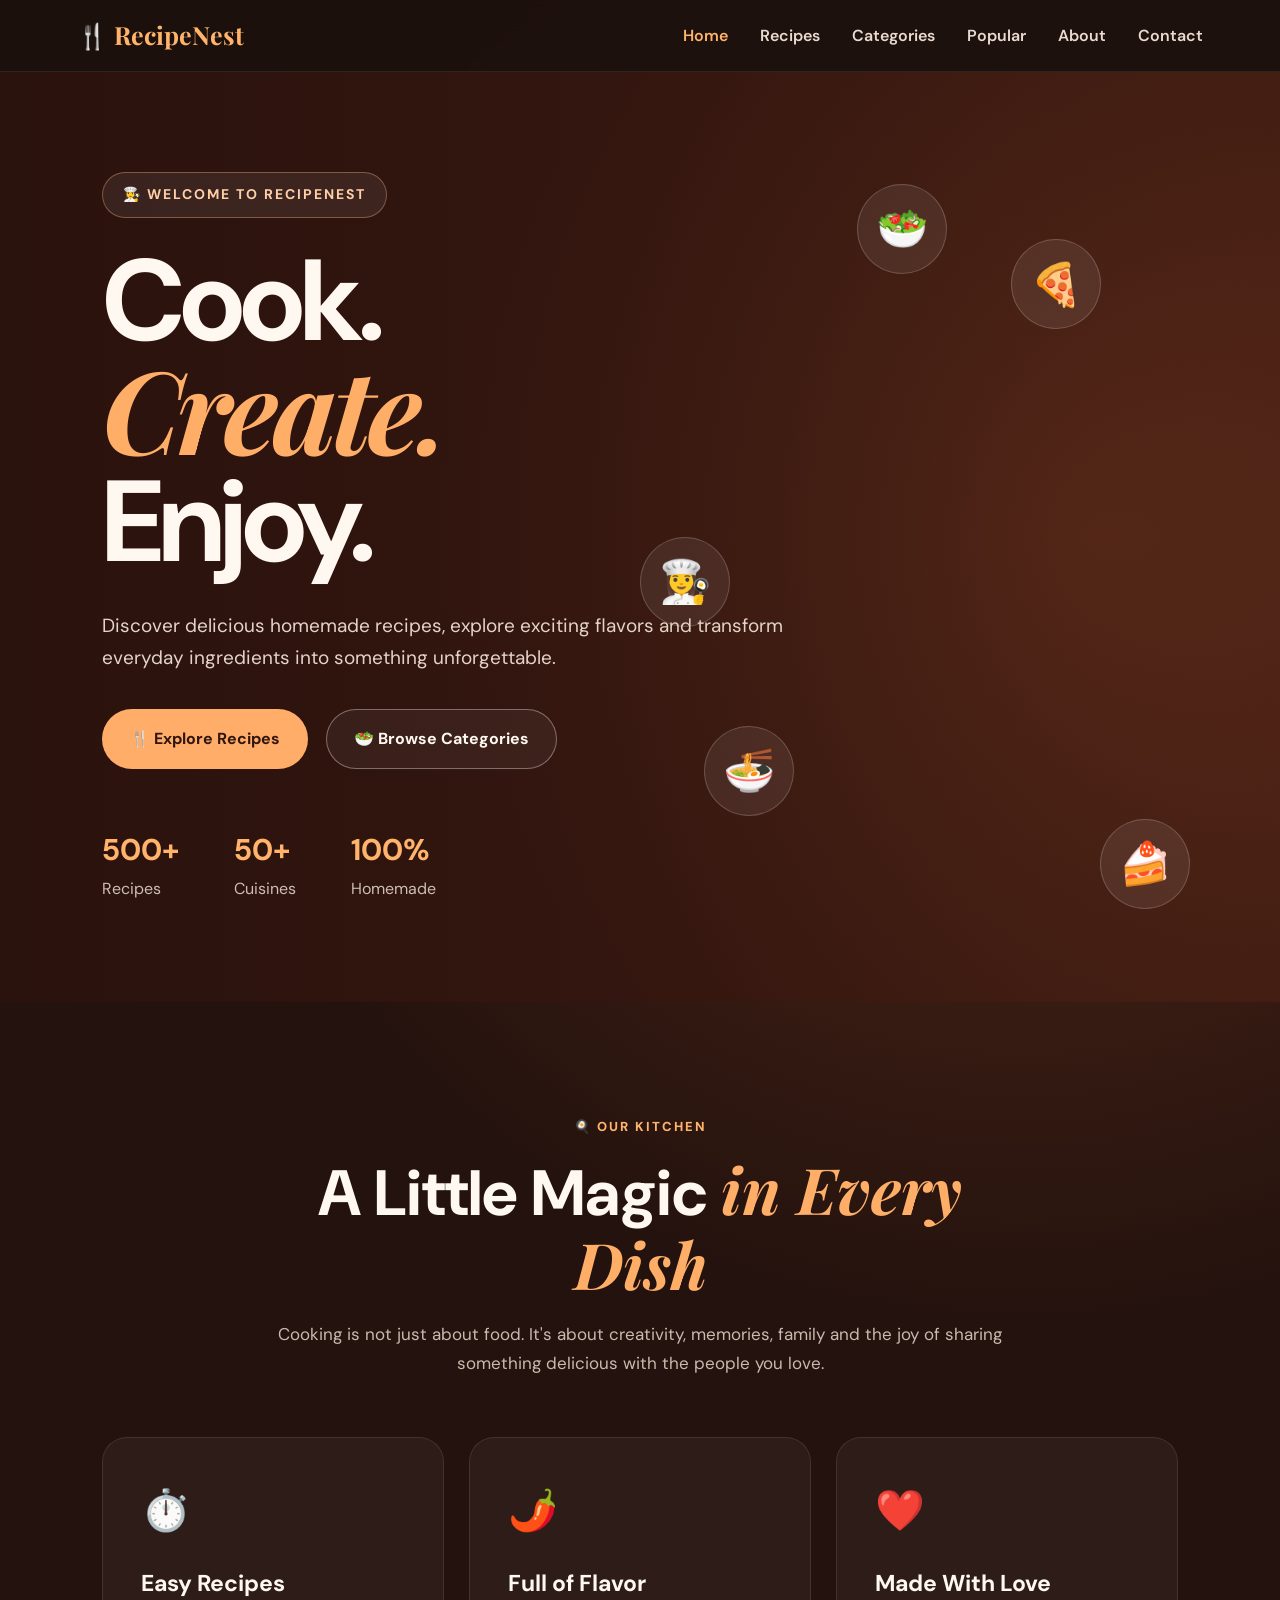
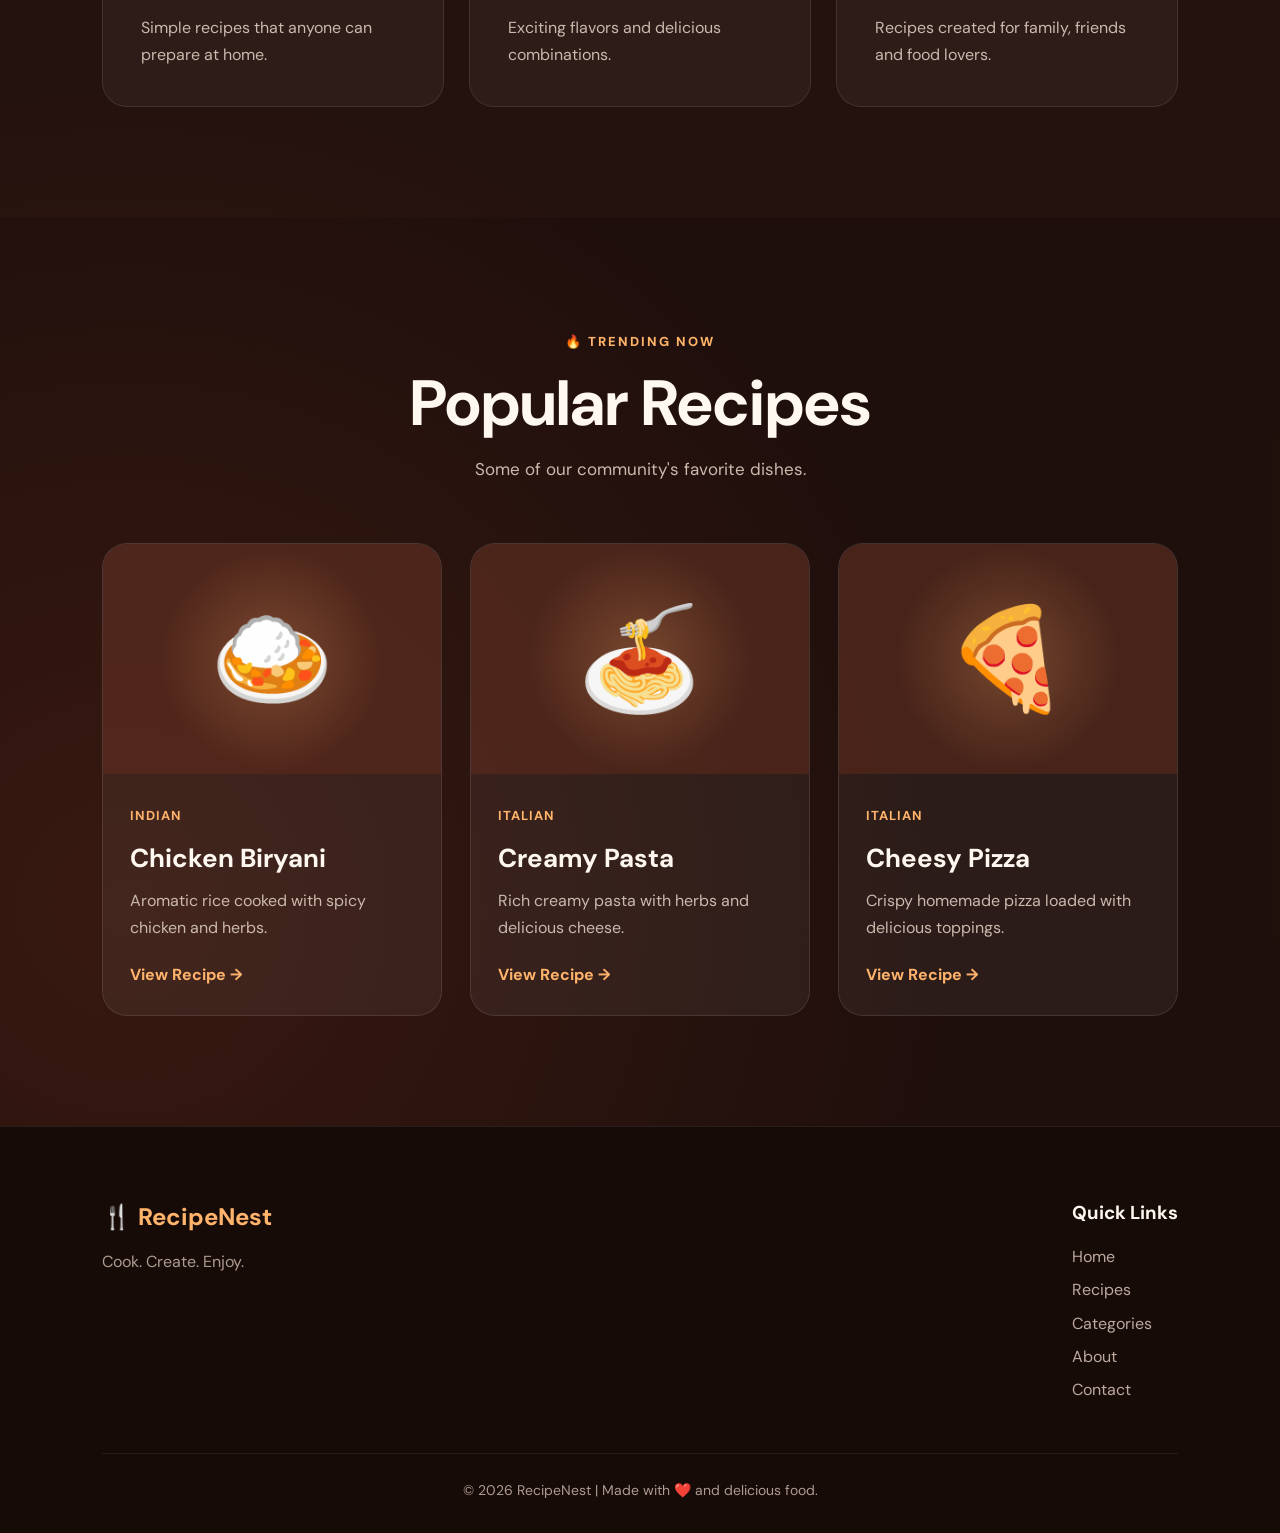
<file: index.html>
<!DOCTYPE html>
<html lang="en">
<head>
    <meta charset="UTF-8">
    <meta name="viewport" content="width=device-width, initial-scale=1.0">
    <title>RecipeNest | Home</title>
    <link rel="stylesheet" href="style.css">
</head>

<body>

<header class="navbar">
    <a href="index.html" class="logo">🍴 RecipeNest</a>

    <nav>
        <a href="index.html" class="active">Home</a>
        <a href="recipes.html">Recipes</a>
        <a href="categories.html">Categories</a>
        <a href="recipe-details.html">Popular</a>
        <a href="about.html">About</a>
        <a href="contact.html">Contact</a>
    </nav>
</header>

<main>

<section class="hero">

    <div class="floating-food food-one">🍕</div>
    <div class="floating-food food-two">🍰</div>
    <div class="floating-food food-three">🍜</div>
    <div class="floating-food food-four">🥗</div>
    <div class="floating-food food-five">👩‍🍳</div>

    <div class="hero-content">

        <span class="hero-badge">👩‍🍳 WELCOME TO RECIPENEST</span>

        <h1>
            Cook.<br>
            <em>Create.</em><br>
            Enjoy.
        </h1>

        <p>
            Discover delicious homemade recipes, explore exciting
            flavors and transform everyday ingredients into something
            unforgettable.
        </p>

        <div class="hero-buttons">
            <a href="recipes.html" class="btn primary">🍴 Explore Recipes</a>
            <a href="categories.html" class="btn secondary">🥗 Browse Categories</a>
        </div>

        <div class="stats">
            <div>
                <strong>500+</strong>
                <span>Recipes</span>
            </div>

            <div>
                <strong>50+</strong>
                <span>Cuisines</span>
            </div>

            <div>
                <strong>100%</strong>
                <span>Homemade</span>
            </div>
        </div>

    </div>
</section>


<section class="intro-section">

    <div class="section-heading">
        <span>🍳 OUR KITCHEN</span>

        <h2>
            A Little Magic
            <em>in Every Dish</em>
        </h2>

        <p>
            Cooking is not just about food. It's about creativity,
            memories, family and the joy of sharing something delicious
            with the people you love.
        </p>
    </div>

    <div class="feature-grid">

        <div class="feature-card">
            <div class="feature-icon">⏱️</div>
            <h3>Easy Recipes</h3>
            <p>Simple recipes that anyone can prepare at home.</p>
        </div>

        <div class="feature-card">
            <div class="feature-icon">🌶️</div>
            <h3>Full of Flavor</h3>
            <p>Exciting flavors and delicious combinations.</p>
        </div>

        <div class="feature-card">
            <div class="feature-icon">❤️</div>
            <h3>Made With Love</h3>
            <p>Recipes created for family, friends and food lovers.</p>
        </div>

    </div>
</section>


<section class="popular-section">

    <div class="section-heading">
        <span>🔥 TRENDING NOW</span>
        <h2>Popular Recipes</h2>
        <p>Some of our community's favorite dishes.</p>
    </div>

    <div class="recipe-grid">

        <div class="recipe-card">
            <div class="food-emoji">🍛</div>

            <div class="card-content">
                <span>Indian</span>
                <h3>Chicken Biryani</h3>
                <p>Aromatic rice cooked with spicy chicken and herbs.</p>
                <a href="recipe-details.html">View Recipe →</a>
            </div>
        </div>

        <div class="recipe-card">
            <div class="food-emoji">🍝</div>

            <div class="card-content">
                <span>Italian</span>
                <h3>Creamy Pasta</h3>
                <p>Rich creamy pasta with herbs and delicious cheese.</p>
                <a href="recipe-details.html">View Recipe →</a>
            </div>
        </div>

        <div class="recipe-card">
            <div class="food-emoji">🍕</div>

            <div class="card-content">
                <span>Italian</span>
                <h3>Cheesy Pizza</h3>
                <p>Crispy homemade pizza loaded with delicious toppings.</p>
                <a href="recipe-details.html">View Recipe →</a>
            </div>
        </div>

    </div>

</section>

</main>


<footer class="footer">

    <div class="footer-content">

        <div>
            <h2>🍴 RecipeNest</h2>
            <p>Cook. Create. Enjoy.</p>
        </div>

        <div class="footer-links">
            <h3>Quick Links</h3>
            <a href="index.html">Home</a>
            <a href="recipes.html">Recipes</a>
            <a href="categories.html">Categories</a>
            <a href="about.html">About</a>
            <a href="contact.html">Contact</a>
        </div>

    </div>

    <p class="copyright">
        © 2026 RecipeNest | Made with ❤️ and delicious food.
    </p>

</footer>

<script src="script.js"></script>

</body>
</html>
</file>
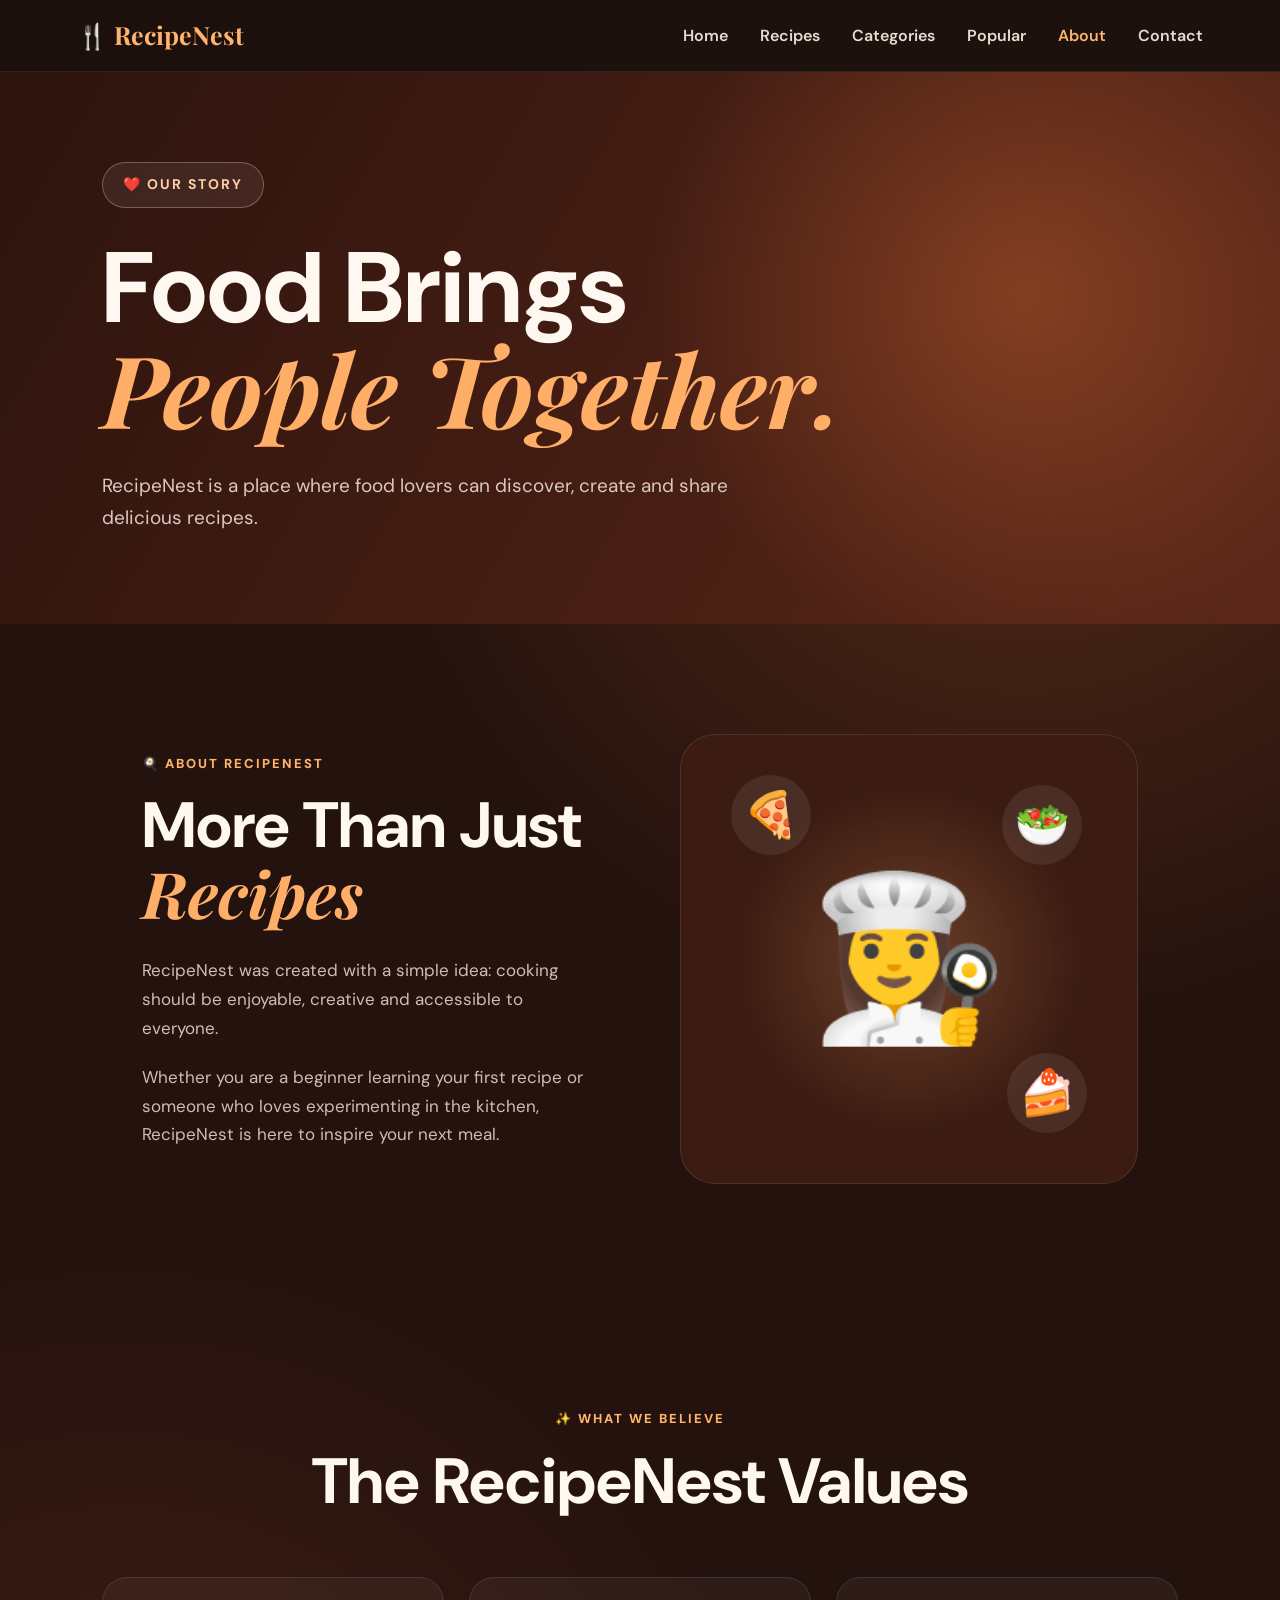
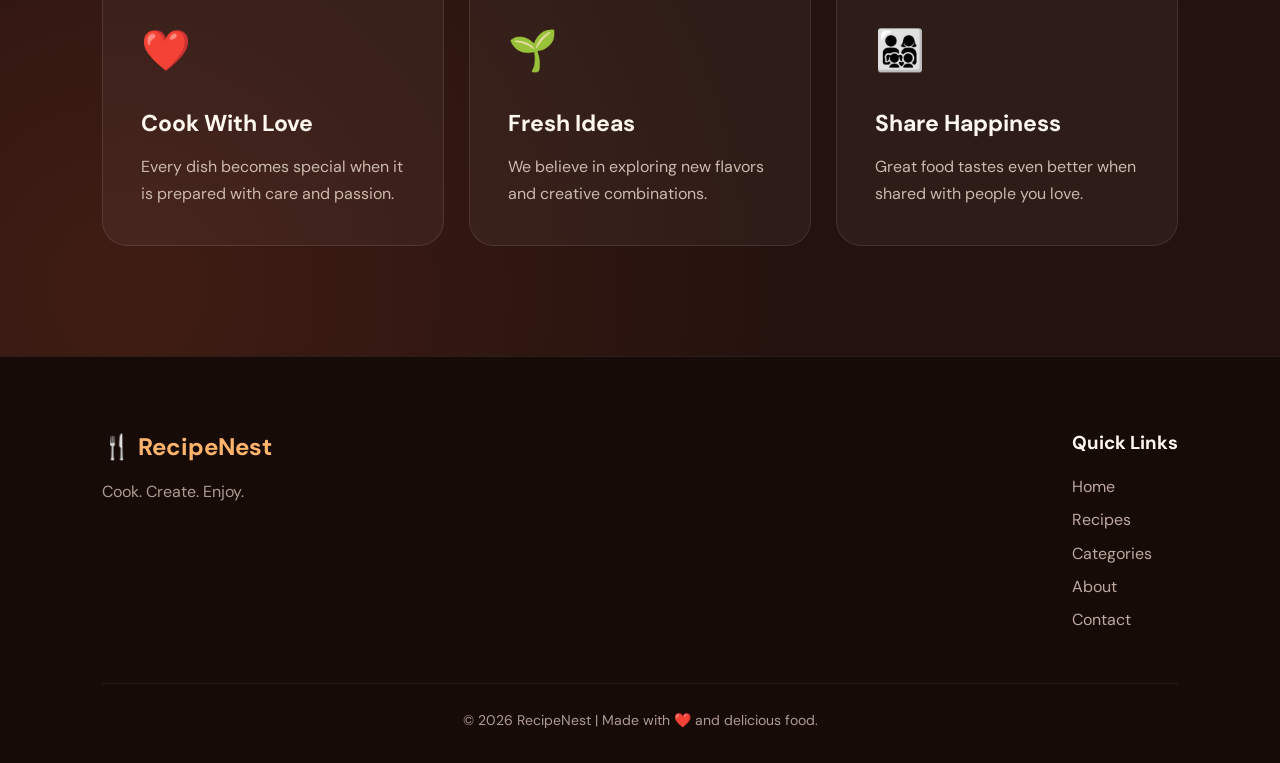
<file: about.html>
<!DOCTYPE html>
<html lang="en">
<head>
    <meta charset="UTF-8">
    <meta name="viewport" content="width=device-width, initial-scale=1.0">
    <title>RecipeNest | About</title>
    <link rel="stylesheet" href="style.css">
</head>

<body>

<header class="navbar">
    <a href="index.html" class="logo">🍴 RecipeNest</a>

    <nav>
        <a href="index.html">Home</a>
        <a href="recipes.html">Recipes</a>
        <a href="categories.html">Categories</a>
        <a href="recipe-details.html">Popular</a>
        <a href="about.html" class="active">About</a>
        <a href="contact.html">Contact</a>
    </nav>
</header>


<main>

<section class="page-hero">

    <div class="hero-content">

        <span class="hero-badge">❤️ OUR STORY</span>

        <h1>
            Food Brings<br>
            <em>People Together.</em>
        </h1>

        <p>
            RecipeNest is a place where food lovers can
            discover, create and share delicious recipes.
        </p>

    </div>

</section>


<section class="about-section">

    <div class="about-card">

        <span class="small-title">🍳 ABOUT RECIPENEST</span>

        <h2>
            More Than Just<br>
            <em>Recipes</em>
        </h2>

        <p>
            RecipeNest was created with a simple idea:
            cooking should be enjoyable, creative and accessible
            to everyone.
        </p>

        <p>
            Whether you are a beginner learning your first recipe
            or someone who loves experimenting in the kitchen,
            RecipeNest is here to inspire your next meal.
        </p>

    </div>


    <div class="about-visual">

        <div class="big-food">👩‍🍳</div>

        <div class="mini-food one">🍕</div>
        <div class="mini-food two">🍰</div>
        <div class="mini-food three">🥗</div>

    </div>

</section>


<section class="values-section">

    <div class="section-heading">
        <span>✨ WHAT WE BELIEVE</span>
        <h2>The RecipeNest Values</h2>
    </div>


    <div class="feature-grid">

        <div class="feature-card">
            <div class="feature-icon">❤️</div>
            <h3>Cook With Love</h3>
            <p>
                Every dish becomes special when it is
                prepared with care and passion.
            </p>
        </div>

        <div class="feature-card">
            <div class="feature-icon">🌱</div>
            <h3>Fresh Ideas</h3>
            <p>
                We believe in exploring new flavors
                and creative combinations.
            </p>
        </div>

        <div class="feature-card">
            <div class="feature-icon">👨‍👩‍👧‍👦</div>
            <h3>Share Happiness</h3>
            <p>
                Great food tastes even better when
                shared with people you love.
            </p>
        </div>

    </div>

</section>

</main>


<footer class="footer">

    <div class="footer-content">

        <div>
            <h2>🍴 RecipeNest</h2>
            <p>Cook. Create. Enjoy.</p>
        </div>

        <div class="footer-links">
            <h3>Quick Links</h3>
            <a href="index.html">Home</a>
            <a href="recipes.html">Recipes</a>
            <a href="categories.html">Categories</a>
            <a href="about.html">About</a>
            <a href="contact.html">Contact</a>
        </div>

    </div>

    <p class="copyright">
        © 2026 RecipeNest | Made with ❤️ and delicious food.
    </p>

</footer>

<script src="script.js"></script>

</body>
</html>
</file>
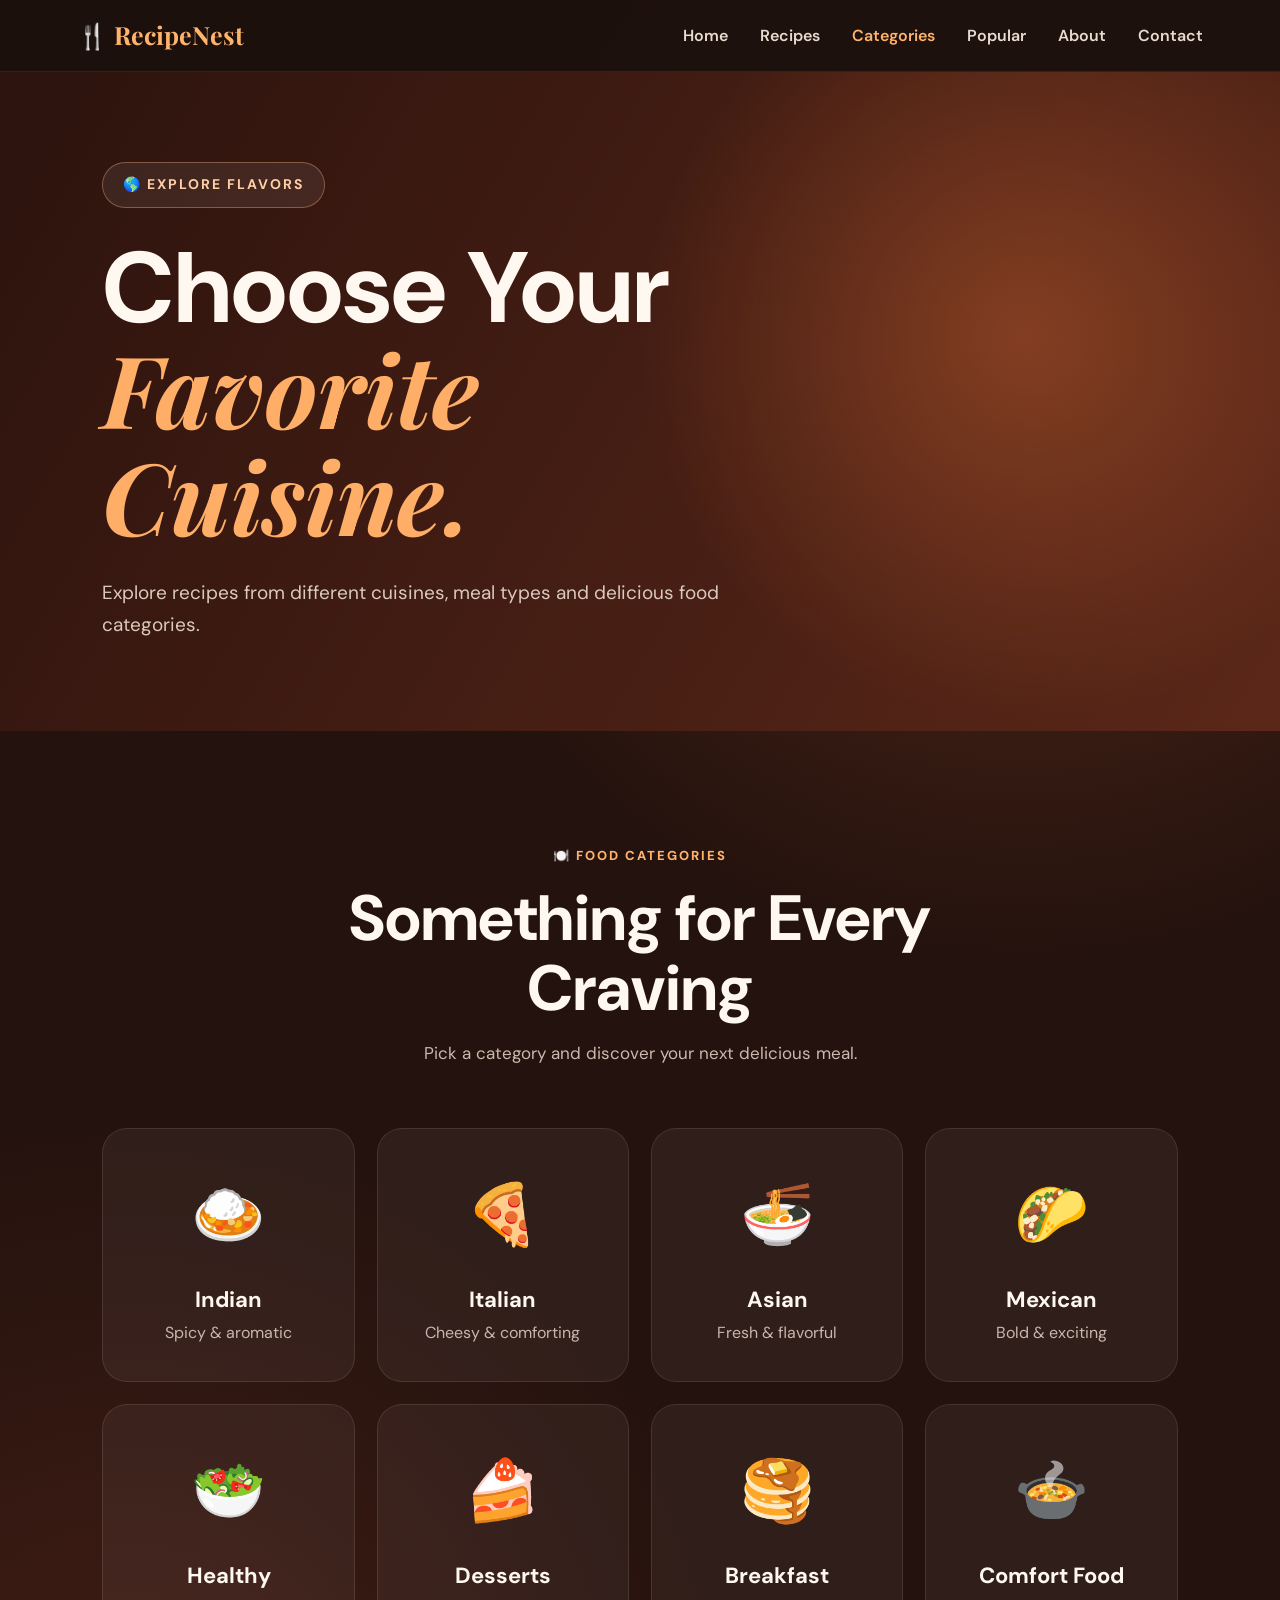
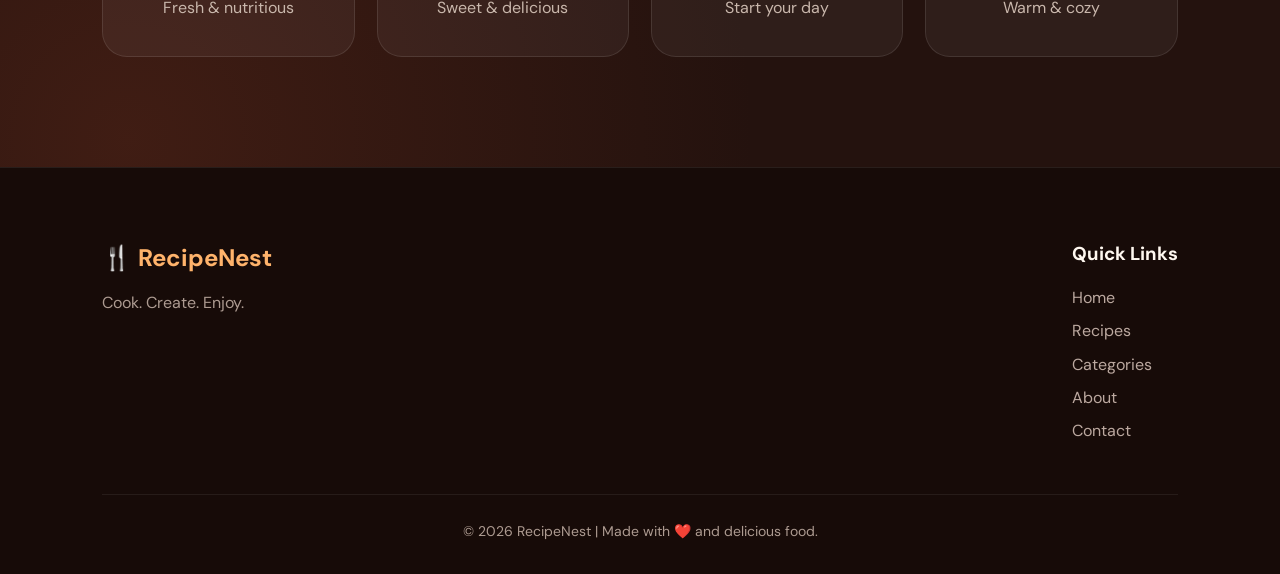
<file: categories.html>
<!DOCTYPE html>
<html lang="en">
<head>
    <meta charset="UTF-8">
    <meta name="viewport" content="width=device-width, initial-scale=1.0">
    <title>RecipeNest | Categories</title>
    <link rel="stylesheet" href="style.css">
</head>

<body>

<header class="navbar">
    <a href="index.html" class="logo">🍴 RecipeNest</a>

    <nav>
        <a href="index.html">Home</a>
        <a href="recipes.html">Recipes</a>
        <a href="categories.html" class="active">Categories</a>
        <a href="recipe-details.html">Popular</a>
        <a href="about.html">About</a>
        <a href="contact.html">Contact</a>
    </nav>
</header>


<main>

<section class="page-hero">

    <div class="hero-content">

        <span class="hero-badge">🌎 EXPLORE FLAVORS</span>

        <h1>
            Choose Your<br>
            <em>Favorite Cuisine.</em>
        </h1>

        <p>
            Explore recipes from different cuisines,
            meal types and delicious food categories.
        </p>

    </div>

</section>


<section class="categories-section">

    <div class="section-heading">
        <span>🍽️ FOOD CATEGORIES</span>
        <h2>Something for Every Craving</h2>
        <p>
            Pick a category and discover your next delicious meal.
        </p>
    </div>


    <div class="category-grid">

        <a href="recipes.html" class="category-card">
            <div>🍛</div>
            <h3>Indian</h3>
            <p>Spicy & aromatic</p>
        </a>

        <a href="recipes.html" class="category-card">
            <div>🍕</div>
            <h3>Italian</h3>
            <p>Cheesy & comforting</p>
        </a>

        <a href="recipes.html" class="category-card">
            <div>🍜</div>
            <h3>Asian</h3>
            <p>Fresh & flavorful</p>
        </a>

        <a href="recipes.html" class="category-card">
            <div>🌮</div>
            <h3>Mexican</h3>
            <p>Bold & exciting</p>
        </a>

        <a href="recipes.html" class="category-card">
            <div>🥗</div>
            <h3>Healthy</h3>
            <p>Fresh & nutritious</p>
        </a>

        <a href="recipes.html" class="category-card">
            <div>🍰</div>
            <h3>Desserts</h3>
            <p>Sweet & delicious</p>
        </a>

        <a href="recipes.html" class="category-card">
            <div>🥞</div>
            <h3>Breakfast</h3>
            <p>Start your day</p>
        </a>

        <a href="recipes.html" class="category-card">
            <div>🍲</div>
            <h3>Comfort Food</h3>
            <p>Warm & cozy</p>
        </a>

    </div>

</section>

</main>


<footer class="footer">

    <div class="footer-content">

        <div>
            <h2>🍴 RecipeNest</h2>
            <p>Cook. Create. Enjoy.</p>
        </div>

        <div class="footer-links">
            <h3>Quick Links</h3>
            <a href="index.html">Home</a>
            <a href="recipes.html">Recipes</a>
            <a href="categories.html">Categories</a>
            <a href="about.html">About</a>
            <a href="contact.html">Contact</a>
        </div>

    </div>

    <p class="copyright">
        © 2026 RecipeNest | Made with ❤️ and delicious food.
    </p>

</footer>

<script src="script.js"></script>

</body>
</html>
</file>
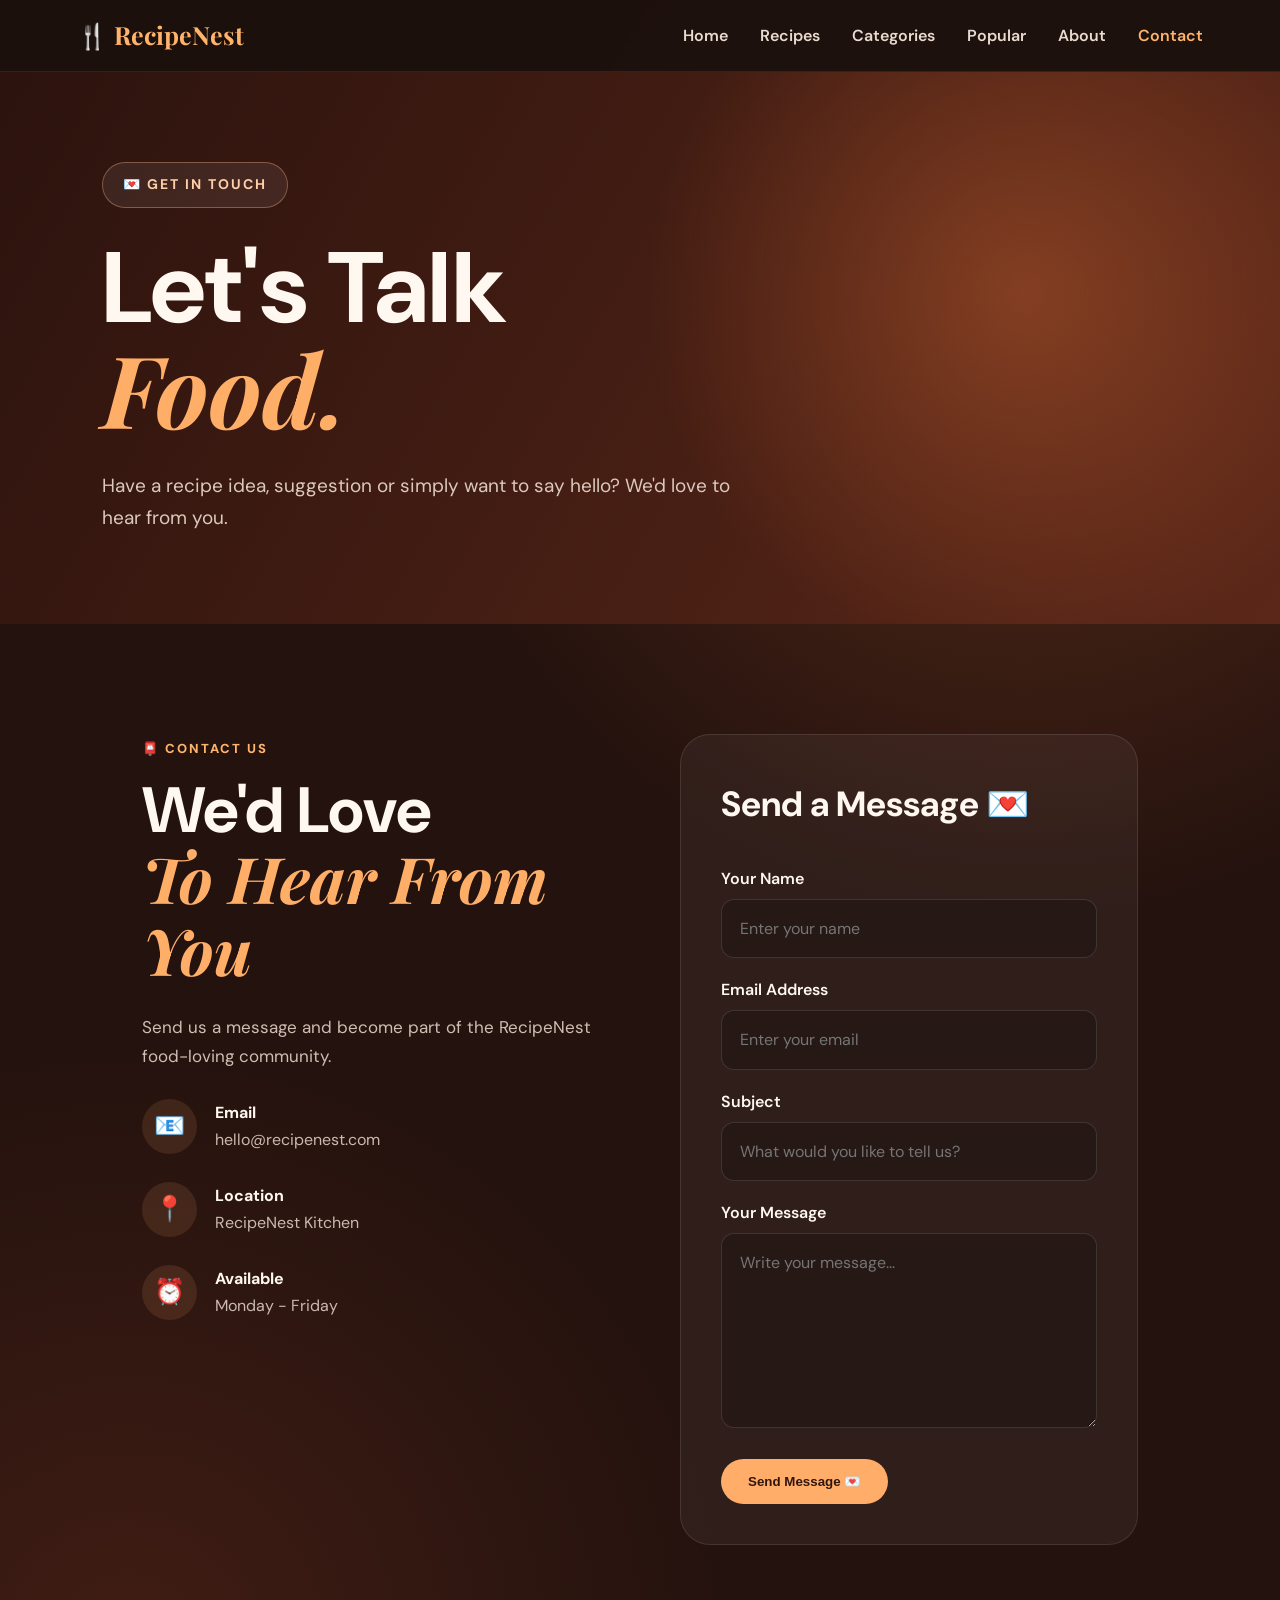
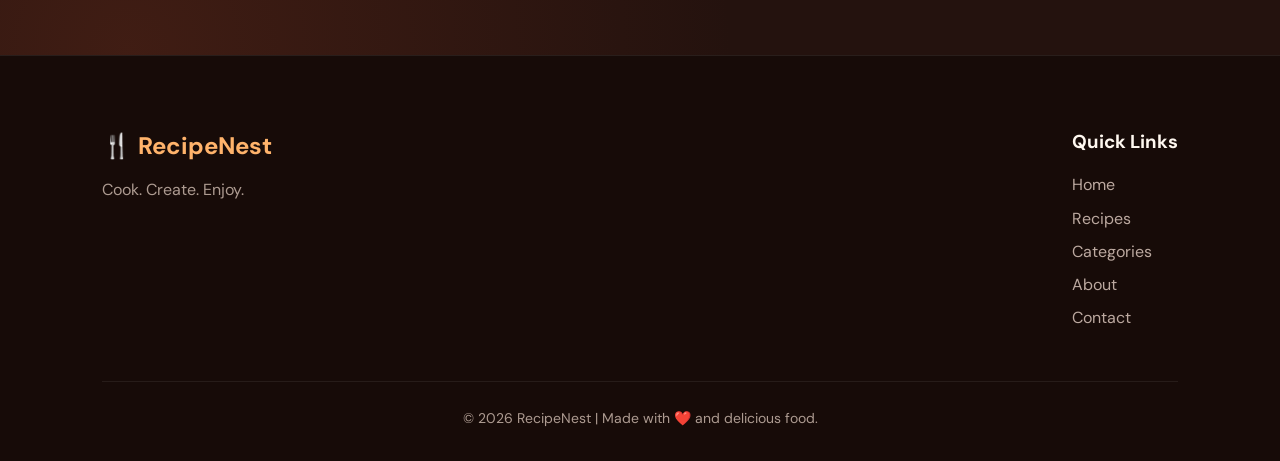
<file: contact.html>
<!DOCTYPE html>
<html lang="en">
<head>
    <meta charset="UTF-8">
    <meta name="viewport" content="width=device-width, initial-scale=1.0">
    <title>RecipeNest | Contact</title>
    <link rel="stylesheet" href="style.css">
</head>

<body>

<header class="navbar">
    <a href="index.html" class="logo">🍴 RecipeNest</a>

    <nav>
        <a href="index.html">Home</a>
        <a href="recipes.html">Recipes</a>
        <a href="categories.html">Categories</a>
        <a href="recipe-details.html">Popular</a>
        <a href="about.html">About</a>
        <a href="contact.html" class="active">Contact</a>
    </nav>
</header>


<main>

<section class="page-hero">

    <div class="hero-content">

        <span class="hero-badge">💌 GET IN TOUCH</span>

        <h1>
            Let's Talk<br>
            <em>Food.</em>
        </h1>

        <p>
            Have a recipe idea, suggestion or simply want
            to say hello? We'd love to hear from you.
        </p>

    </div>

</section>


<section class="contact-section">

    <div class="contact-info">

        <span class="small-title">📮 CONTACT US</span>

        <h2>
            We'd Love<br>
            <em>To Hear From You</em>
        </h2>

        <p>
            Send us a message and become part of the
            RecipeNest food-loving community.
        </p>


        <div class="contact-item">
            <div>📧</div>
            <div>
                <strong>Email</strong>
                <span>hello@recipenest.com</span>
            </div>
        </div>


        <div class="contact-item">
            <div>📍</div>
            <div>
                <strong>Location</strong>
                <span>RecipeNest Kitchen</span>
            </div>
        </div>


        <div class="contact-item">
            <div>⏰</div>
            <div>
                <strong>Available</strong>
                <span>Monday - Friday</span>
            </div>
        </div>

    </div>


    <div class="contact-form">

        <h2>Send a Message 💌</h2>

        <form id="contactForm">

            <label>Your Name</label>
            <input
                type="text"
                id="name"
                placeholder="Enter your name"
                required
            >

            <label>Email Address</label>
            <input
                type="email"
                id="email"
                placeholder="Enter your email"
                required
            >

            <label>Subject</label>
            <input
                type="text"
                placeholder="What would you like to tell us?"
                required
            >

            <label>Your Message</label>
            <textarea
                id="message"
                rows="6"
                placeholder="Write your message..."
                required
            ></textarea>

            <button type="submit" class="btn primary">
                Send Message 💌
            </button>

        </form>

    </div>

</section>

</main>


<footer class="footer">

    <div class="footer-content">

        <div>
            <h2>🍴 RecipeNest</h2>
            <p>Cook. Create. Enjoy.</p>
        </div>

        <div class="footer-links">
            <h3>Quick Links</h3>
            <a href="index.html">Home</a>
            <a href="recipes.html">Recipes</a>
            <a href="categories.html">Categories</a>
            <a href="about.html">About</a>
            <a href="contact.html">Contact</a>
        </div>

    </div>

    <p class="copyright">
        © 2026 RecipeNest | Made with ❤️ and delicious food.
    </p>

</footer>

<script src="script.js"></script>

</body>
</html>
</file>
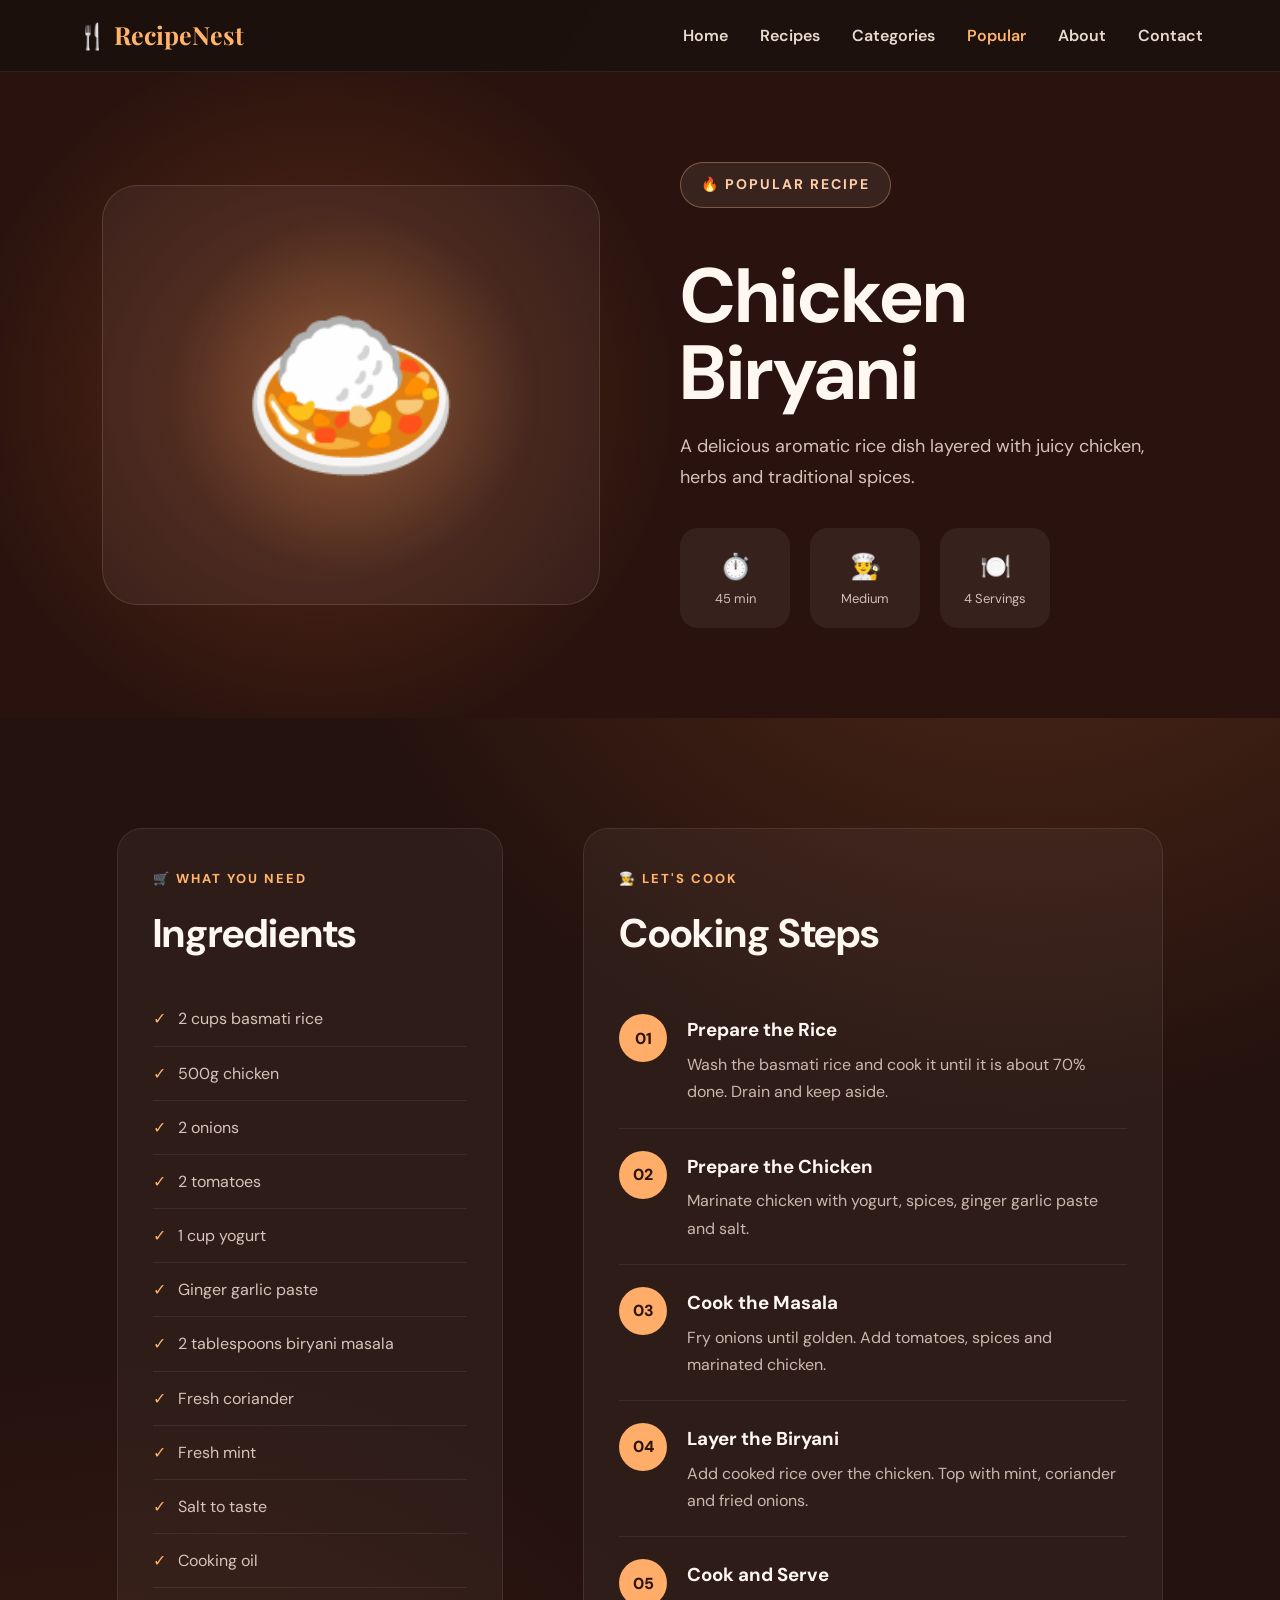
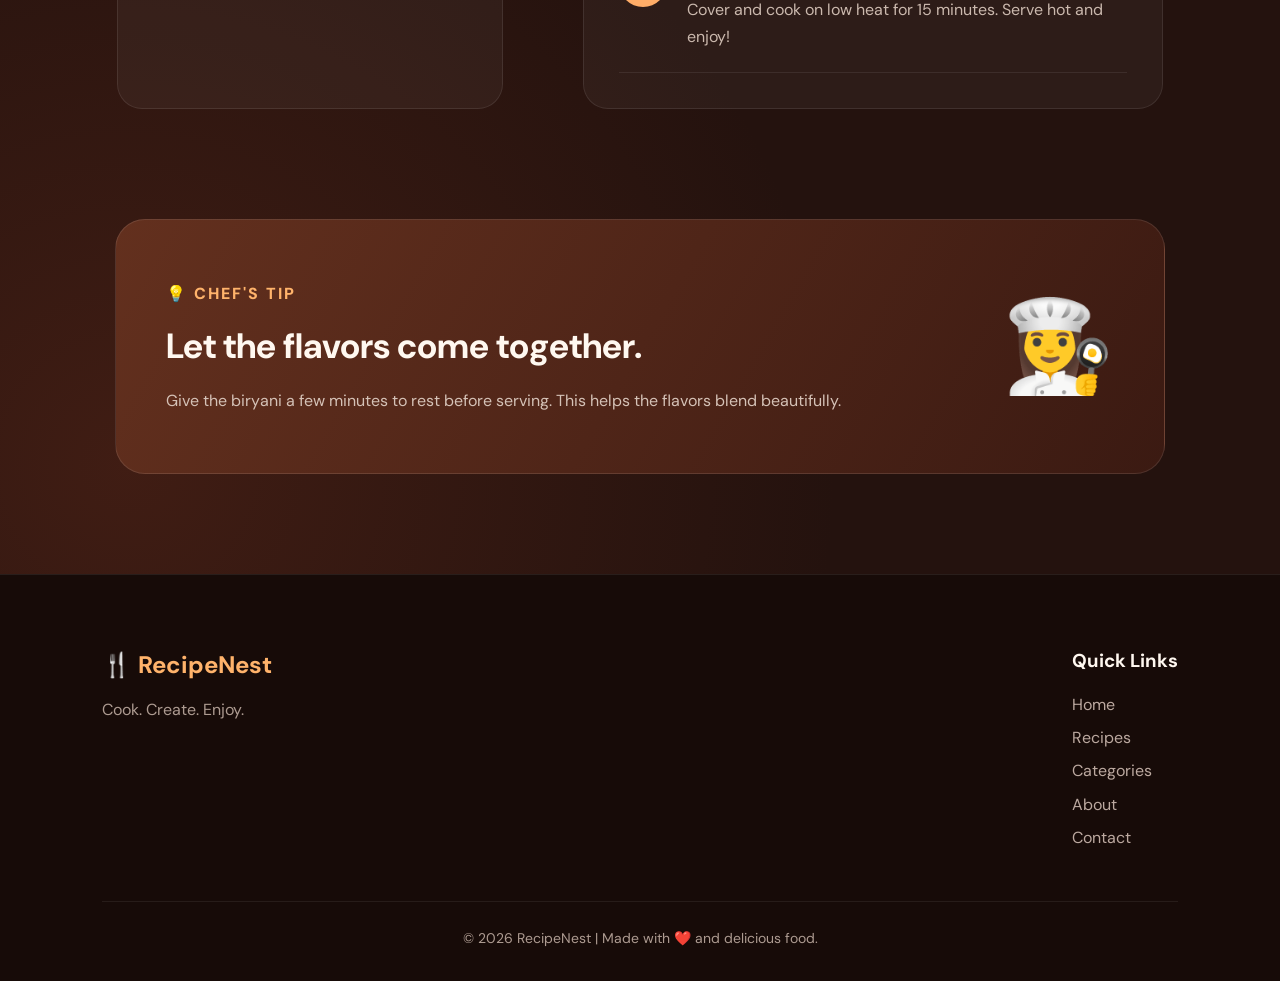
<file: recipe-details.html>
<!DOCTYPE html>
<html lang="en">
<head>
    <meta charset="UTF-8">
    <meta name="viewport" content="width=device-width, initial-scale=1.0">
    <title>RecipeNest | Chicken Biryani</title>
    <link rel="stylesheet" href="style.css">
</head>

<body>

<header class="navbar">
    <a href="index.html" class="logo">🍴 RecipeNest</a>

    <nav>
        <a href="index.html">Home</a>
        <a href="recipes.html">Recipes</a>
        <a href="categories.html">Categories</a>
        <a href="recipe-details.html" class="active">Popular</a>
        <a href="about.html">About</a>
        <a href="contact.html">Contact</a>
    </nav>
</header>


<main>

<section class="detail-hero">

    <div class="detail-food">
        🍛
    </div>

    <div class="detail-intro">

        <span class="hero-badge">🔥 POPULAR RECIPE</span>

        <h1>Chicken Biryani</h1>

        <p>
            A delicious aromatic rice dish layered with
            juicy chicken, herbs and traditional spices.
        </p>

        <div class="recipe-meta">

            <div>
                <strong>⏱️</strong>
                <span>45 min</span>
            </div>

            <div>
                <strong>👨‍🍳</strong>
                <span>Medium</span>
            </div>

            <div>
                <strong>🍽️</strong>
                <span>4 Servings</span>
            </div>

        </div>

    </div>

</section>


<section class="detail-section">

    <div class="ingredients">

        <span class="small-title">🛒 WHAT YOU NEED</span>

        <h2>Ingredients</h2>

        <ul>
            <li>2 cups basmati rice</li>
            <li>500g chicken</li>
            <li>2 onions</li>
            <li>2 tomatoes</li>
            <li>1 cup yogurt</li>
            <li>Ginger garlic paste</li>
            <li>2 tablespoons biryani masala</li>
            <li>Fresh coriander</li>
            <li>Fresh mint</li>
            <li>Salt to taste</li>
            <li>Cooking oil</li>
        </ul>

    </div>


    <div class="steps">

        <span class="small-title">👩‍🍳 LET'S COOK</span>

        <h2>Cooking Steps</h2>

        <div class="step">
            <span>01</span>
            <div>
                <h3>Prepare the Rice</h3>
                <p>
                    Wash the basmati rice and cook it until
                    it is about 70% done. Drain and keep aside.
                </p>
            </div>
        </div>

        <div class="step">
            <span>02</span>
            <div>
                <h3>Prepare the Chicken</h3>
                <p>
                    Marinate chicken with yogurt, spices,
                    ginger garlic paste and salt.
                </p>
            </div>
        </div>

        <div class="step">
            <span>03</span>
            <div>
                <h3>Cook the Masala</h3>
                <p>
                    Fry onions until golden. Add tomatoes,
                    spices and marinated chicken.
                </p>
            </div>
        </div>

        <div class="step">
            <span>04</span>
            <div>
                <h3>Layer the Biryani</h3>
                <p>
                    Add cooked rice over the chicken.
                    Top with mint, coriander and fried onions.
                </p>
            </div>
        </div>

        <div class="step">
            <span>05</span>
            <div>
                <h3>Cook and Serve</h3>
                <p>
                    Cover and cook on low heat for 15 minutes.
                    Serve hot and enjoy!
                </p>
            </div>
        </div>

    </div>

</section>


<section class="tip-section">

    <div>
        <span>💡 CHEF'S TIP</span>
        <h2>Let the flavors come together.</h2>
        <p>
            Give the biryani a few minutes to rest before serving.
            This helps the flavors blend beautifully.
        </p>
    </div>

    <div class="tip-icon">👩‍🍳</div>

</section>

</main>


<footer class="footer">

    <div class="footer-content">

        <div>
            <h2>🍴 RecipeNest</h2>
            <p>Cook. Create. Enjoy.</p>
        </div>

        <div class="footer-links">
            <h3>Quick Links</h3>
            <a href="index.html">Home</a>
            <a href="recipes.html">Recipes</a>
            <a href="categories.html">Categories</a>
            <a href="about.html">About</a>
            <a href="contact.html">Contact</a>
        </div>

    </div>

    <p class="copyright">
        © 2026 RecipeNest | Made with ❤️ and delicious food.
    </p>

</footer>

<script src="script.js"></script>

</body>
</html>
</file>
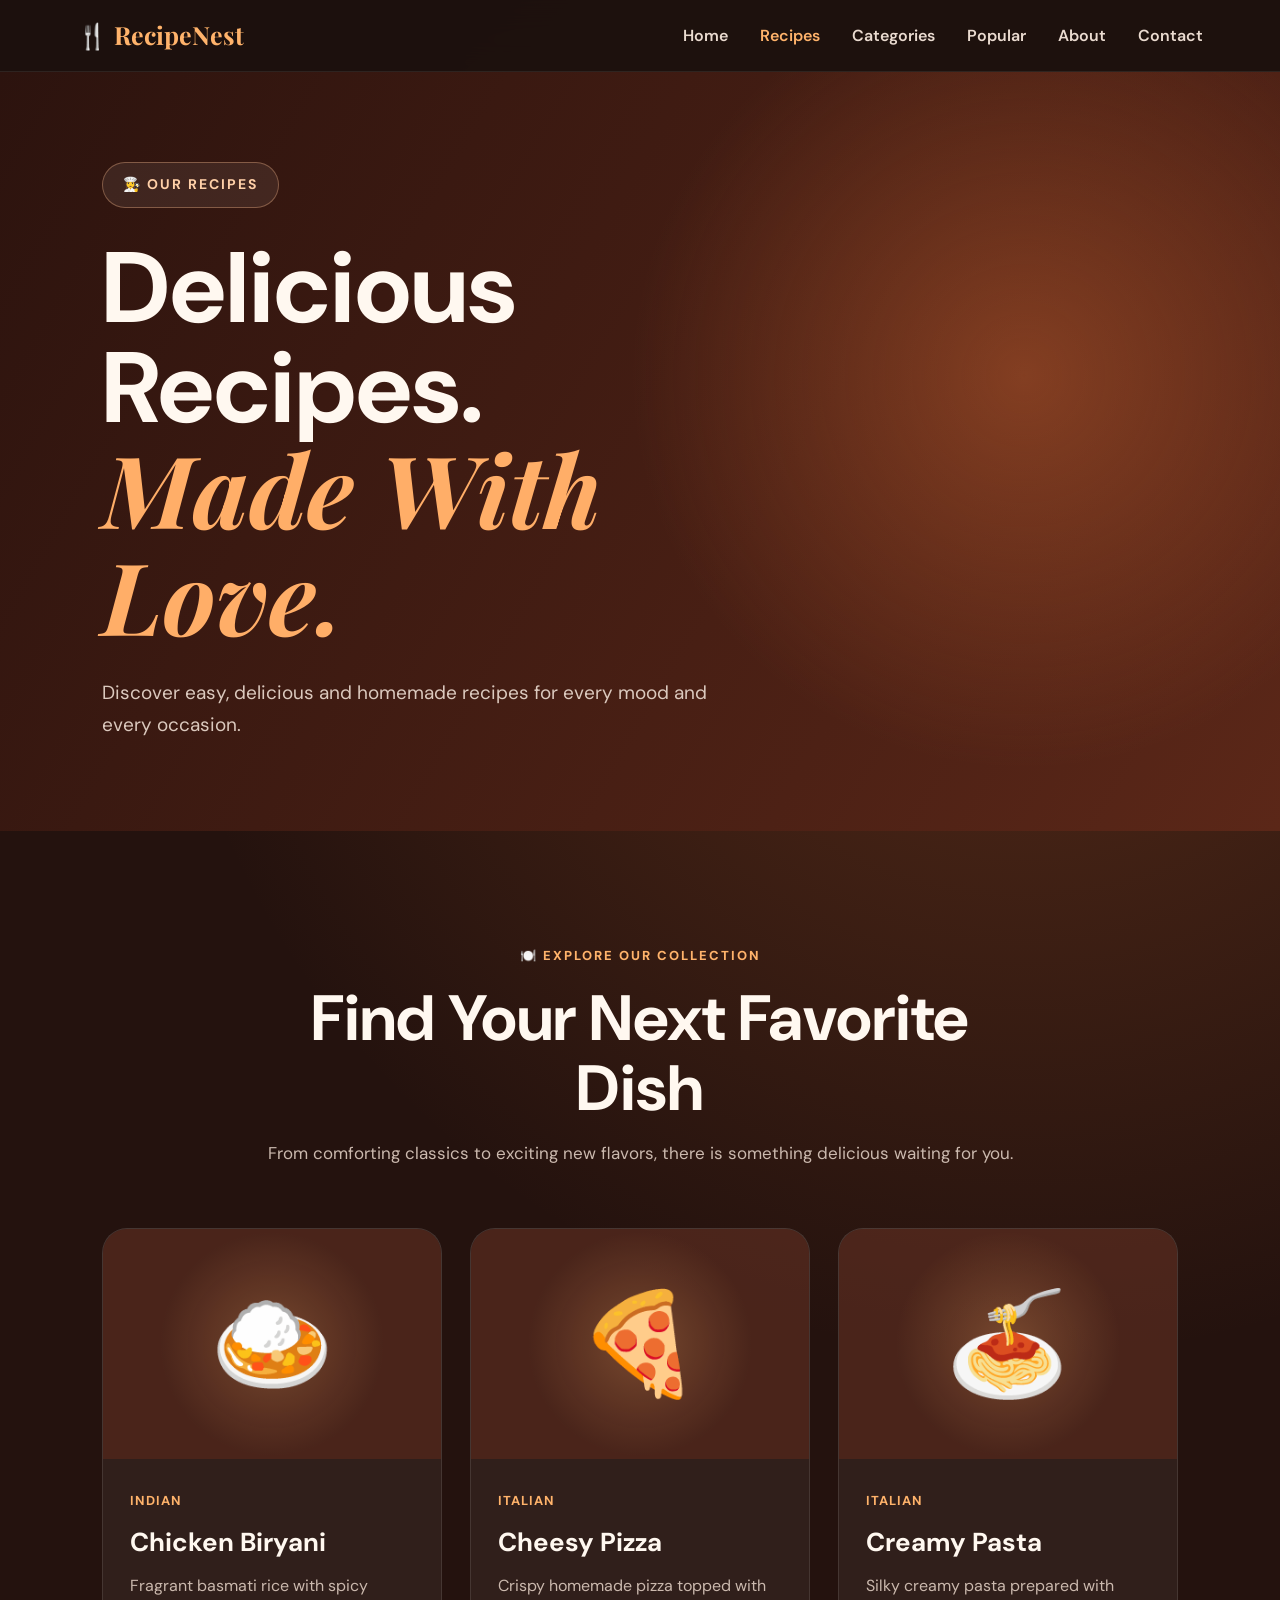
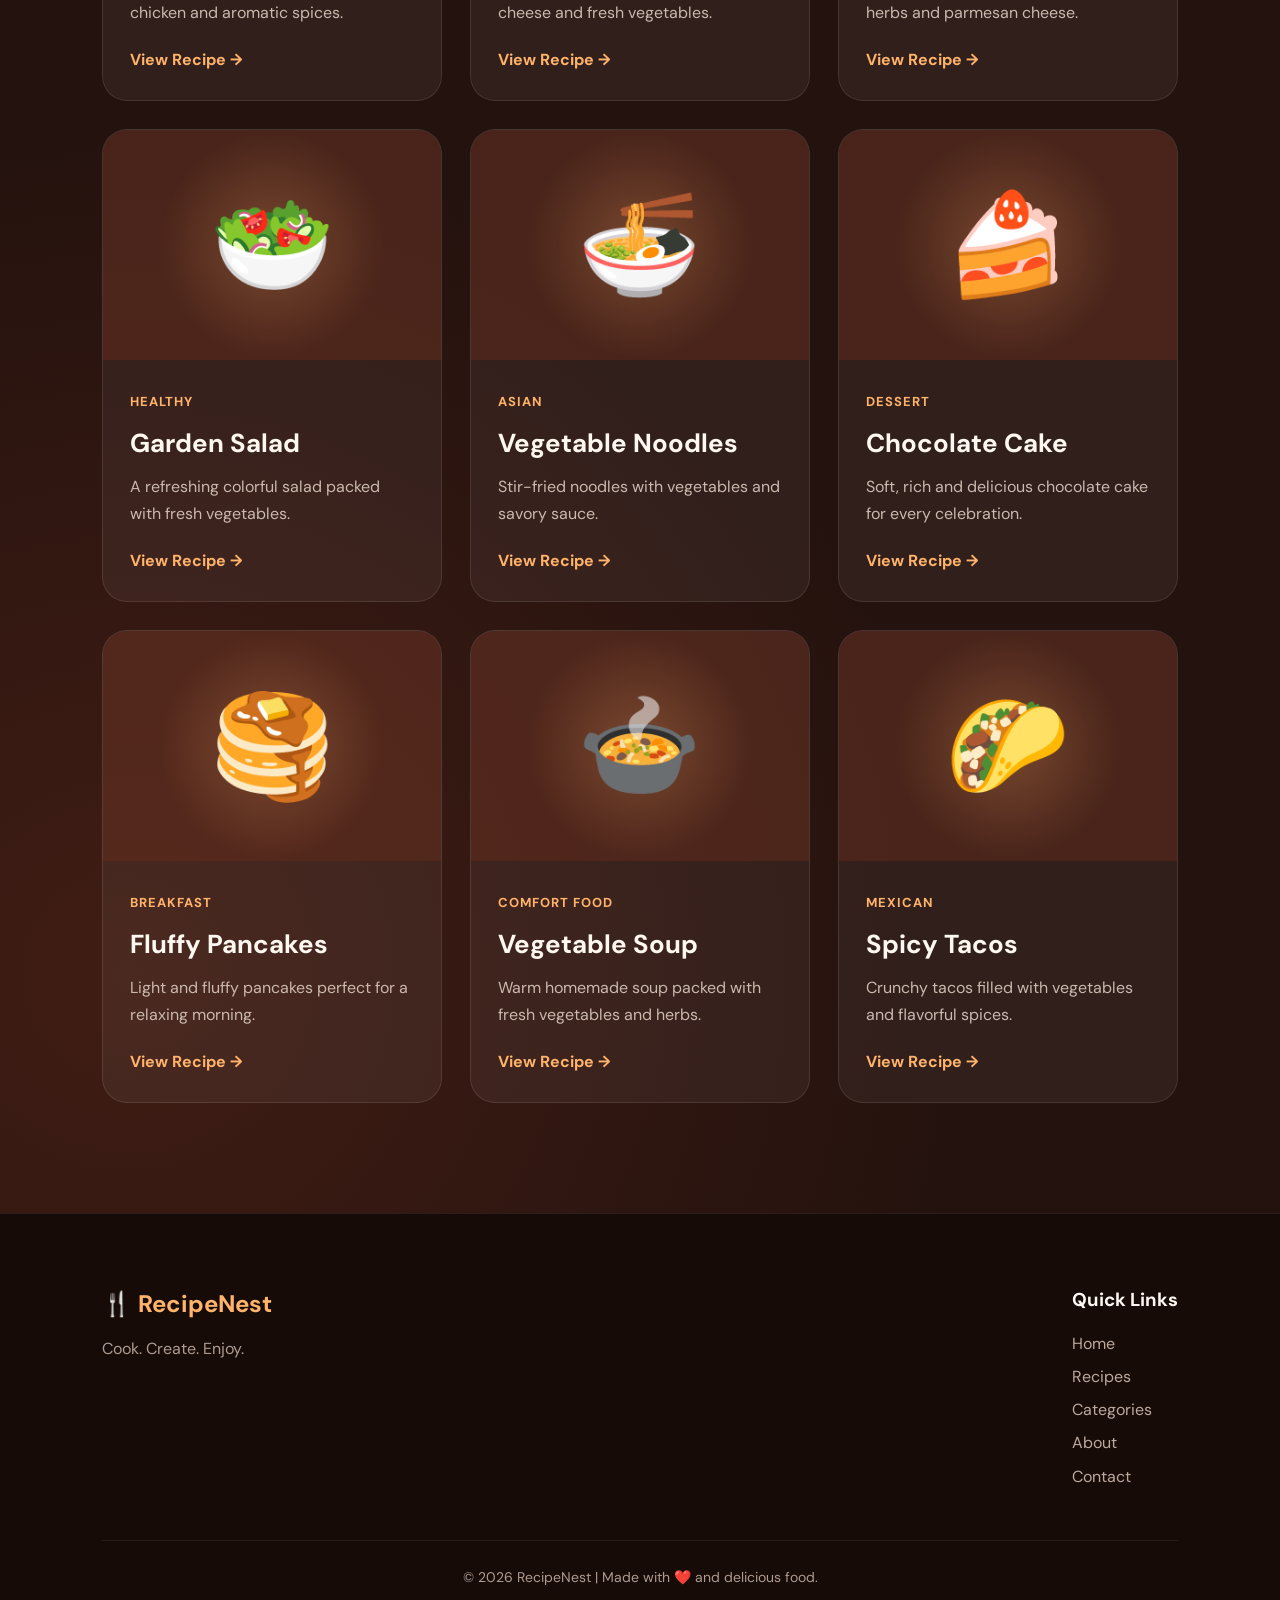
<file: recipes.html>
<!DOCTYPE html>
<html lang="en">
<head>
    <meta charset="UTF-8">
    <meta name="viewport" content="width=device-width, initial-scale=1.0">
    <title>RecipeNest | Recipes</title>
    <link rel="stylesheet" href="style.css">
</head>

<body>

<header class="navbar">
    <a href="index.html" class="logo">🍴 RecipeNest</a>

    <nav>
        <a href="index.html">Home</a>
        <a href="recipes.html" class="active">Recipes</a>
        <a href="categories.html">Categories</a>
        <a href="recipe-details.html">Popular</a>
        <a href="about.html">About</a>
        <a href="contact.html">Contact</a>
    </nav>
</header>


<main>

<section class="page-hero">

    <div class="hero-content">

        <span class="hero-badge">👩‍🍳 OUR RECIPES</span>

        <h1>
            Delicious Recipes.<br>
            <em>Made With Love.</em>
        </h1>

        <p>
            Discover easy, delicious and homemade recipes
            for every mood and every occasion.
        </p>

    </div>

</section>


<section class="recipes-section">

    <div class="section-heading">
        <span>🍽️ EXPLORE OUR COLLECTION</span>
        <h2>Find Your Next Favorite Dish</h2>
        <p>
            From comforting classics to exciting new flavors,
            there is something delicious waiting for you.
        </p>
    </div>


    <div class="recipe-grid">

        <div class="recipe-card">
            <div class="food-emoji">🍛</div>

            <div class="card-content">
                <span>Indian</span>
                <h3>Chicken Biryani</h3>
                <p>Fragrant basmati rice with spicy chicken and aromatic spices.</p>
                <a href="recipe-details.html">View Recipe →</a>
            </div>
        </div>


        <div class="recipe-card">
            <div class="food-emoji">🍕</div>

            <div class="card-content">
                <span>Italian</span>
                <h3>Cheesy Pizza</h3>
                <p>Crispy homemade pizza topped with cheese and fresh vegetables.</p>
                <a href="recipe-details.html">View Recipe →</a>
            </div>
        </div>


        <div class="recipe-card">
            <div class="food-emoji">🍝</div>

            <div class="card-content">
                <span>Italian</span>
                <h3>Creamy Pasta</h3>
                <p>Silky creamy pasta prepared with herbs and parmesan cheese.</p>
                <a href="recipe-details.html">View Recipe →</a>
            </div>
        </div>


        <div class="recipe-card">
            <div class="food-emoji">🥗</div>

            <div class="card-content">
                <span>Healthy</span>
                <h3>Garden Salad</h3>
                <p>A refreshing colorful salad packed with fresh vegetables.</p>
                <a href="recipe-details.html">View Recipe →</a>
            </div>
        </div>


        <div class="recipe-card">
            <div class="food-emoji">🍜</div>

            <div class="card-content">
                <span>Asian</span>
                <h3>Vegetable Noodles</h3>
                <p>Stir-fried noodles with vegetables and savory sauce.</p>
                <a href="recipe-details.html">View Recipe →</a>
            </div>
        </div>


        <div class="recipe-card">
            <div class="food-emoji">🍰</div>

            <div class="card-content">
                <span>Dessert</span>
                <h3>Chocolate Cake</h3>
                <p>Soft, rich and delicious chocolate cake for every celebration.</p>
                <a href="recipe-details.html">View Recipe →</a>
            </div>
        </div>


        <div class="recipe-card">
            <div class="food-emoji">🥞</div>

            <div class="card-content">
                <span>Breakfast</span>
                <h3>Fluffy Pancakes</h3>
                <p>Light and fluffy pancakes perfect for a relaxing morning.</p>
                <a href="recipe-details.html">View Recipe →</a>
            </div>
        </div>


        <div class="recipe-card">
            <div class="food-emoji">🍲</div>

            <div class="card-content">
                <span>Comfort Food</span>
                <h3>Vegetable Soup</h3>
                <p>Warm homemade soup packed with fresh vegetables and herbs.</p>
                <a href="recipe-details.html">View Recipe →</a>
            </div>
        </div>


        <div class="recipe-card">
            <div class="food-emoji">🌮</div>

            <div class="card-content">
                <span>Mexican</span>
                <h3>Spicy Tacos</h3>
                <p>Crunchy tacos filled with vegetables and flavorful spices.</p>
                <a href="recipe-details.html">View Recipe →</a>
            </div>
        </div>

    </div>

</section>

</main>


<footer class="footer">

    <div class="footer-content">

        <div>
            <h2>🍴 RecipeNest</h2>
            <p>Cook. Create. Enjoy.</p>
        </div>

        <div class="footer-links">
            <h3>Quick Links</h3>
            <a href="index.html">Home</a>
            <a href="recipes.html">Recipes</a>
            <a href="categories.html">Categories</a>
            <a href="about.html">About</a>
            <a href="contact.html">Contact</a>
        </div>

    </div>

    <p class="copyright">
        © 2026 RecipeNest | Made with ❤️ and delicious food.
    </p>

</footer>

<script src="script.js"></script>

</body>
</html>
</file>
<file: style.css>
@import url('https://fonts.googleapis.com/css2?family=DM+Sans:wght@400;500;600;700&family=Playfair+Display:ital,wght@0,600;0,700;1,600;1,700&display=swap');

* {
    margin: 0;
    padding: 0;
    box-sizing: border-box;
}

html {
    scroll-behavior: smooth;
}

body {
    font-family: "DM Sans", Arial, sans-serif;
    background:
        radial-gradient(circle at 80% 15%, rgba(181, 92, 45, 0.35), transparent 30%),
        radial-gradient(circle at 10% 80%, rgba(106, 45, 28, 0.4), transparent 30%),
        #24120e;
    color: #fff8f0;
    line-height: 1.7;
    overflow-x: hidden;
}

body::before {
    content: "🍴     🥄     🍳     🍕     🥗     🍰";
    position: fixed;
    inset: 0;
    font-size: 50px;
    opacity: 0.025;
    word-spacing: 80px;
    line-height: 160px;
    pointer-events: none;
    z-index: -1;
}

a {
    color: inherit;
    text-decoration: none;
}

.navbar {
    height: 72px;
    padding: 0 6%;
    display: flex;
    align-items: center;
    justify-content: space-between;
    background: rgba(29, 17, 14, 0.96);
    border-bottom: 1px solid rgba(255,255,255,0.08);
    position: sticky;
    top: 0;
    z-index: 1000;
    backdrop-filter: blur(15px);
}

.logo {
    font-family: "Playfair Display", serif;
    font-size: 25px;
    font-weight: 700;
    color: #ffb36b;
}

.navbar nav {
    display: flex;
    gap: 32px;
}

.navbar nav a {
    color: #eadbd0;
    font-weight: 600;
    transition: 0.3s;
}

.navbar nav a:hover,
.navbar nav a.active {
    color: #ffb36b;
}

.hero {
    min-height: calc(100vh - 72px);
    display: flex;
    align-items: center;
    padding: 100px 8%;
    position: relative;
    overflow: hidden;
    background:
        linear-gradient(90deg, rgba(42,18,13,0.96), rgba(65,28,18,0.72)),
        radial-gradient(circle at 85% 50%, #9a4e2b, #31140e 55%);
}

.hero-content {
    max-width: 760px;
    position: relative;
    z-index: 2;
}

.hero-badge {
    display: inline-block;
    padding: 10px 20px;
    border: 1px solid rgba(255,190,140,0.35);
    border-radius: 50px;
    background: rgba(255,255,255,0.07);
    color: #ffd0a8;
    font-size: 14px;
    font-weight: 700;
    letter-spacing: 2px;
    margin-bottom: 30px;
}

.hero h1 {
    font-size: clamp(70px, 9vw, 125px);
    line-height: 0.92;
    letter-spacing: -5px;
    font-weight: 700;
}

.hero h1 em,
.page-hero h1 em,
.detail-intro h1 em,
.section-heading em,
.about-card em,
.contact-info em {
    color: #ffae68;
    font-family: "Playfair Display", serif;
}

.hero p {
    max-width: 700px;
    margin: 35px 0;
    color: #e4d3c8;
    font-size: 19px;
}

.hero-buttons {
    display: flex;
    gap: 18px;
    flex-wrap: wrap;
}

.btn {
    display: inline-block;
    padding: 15px 27px;
    border-radius: 50px;
    font-weight: 700;
    border: 1px solid transparent;
    transition: 0.3s;
    cursor: pointer;
}

.btn.primary {
    background: #ffad68;
    color: #30160e;
}

.btn.primary:hover {
    transform: translateY(-4px);
    box-shadow: 0 15px 30px rgba(255,173,104,0.25);
}

.btn.secondary {
    border-color: rgba(255,255,255,0.35);
    background: rgba(255,255,255,0.05);
}

.btn.secondary:hover {
    background: rgba(255,255,255,0.12);
    transform: translateY(-4px);
}

.stats {
    display: flex;
    gap: 55px;
    margin-top: 55px;
}

.stats div {
    display: flex;
    flex-direction: column;
}

.stats strong {
    font-size: 30px;
    color: #ffb36b;
}

.stats span {
    color: #cdbdb3;
}

.floating-food {
    position: absolute;
    width: 90px;
    height: 90px;
    border: 1px solid rgba(255,255,255,0.18);
    background: rgba(255,255,255,0.08);
    border-radius: 50%;
    display: grid;
    place-items: center;
    font-size: 42px;
    animation: float 5s ease-in-out infinite;
}

.food-one {
    right: 14%;
    top: 18%;
}

.food-two {
    right: 7%;
    bottom: 10%;
    animation-delay: 1s;
}

.food-three {
    right: 38%;
    bottom: 20%;
    animation-delay: 2s;
}

.food-four {
    right: 26%;
    top: 12%;
    animation-delay: 1.5s;
}

.food-five {
    right: 43%;
    top: 50%;
    animation-delay: 2.5s;
}

@keyframes float {
    0%,100% {
        transform: translateY(0) rotate(0);
    }

    50% {
        transform: translateY(-18px) rotate(5deg);
    }
}

.intro-section,
.popular-section,
.recipes-section,
.categories-section,
.values-section {
    padding: 110px 8%;
}

.section-heading {
    max-width: 750px;
    margin: 0 auto 60px;
    text-align: center;
}

.section-heading > span,
.small-title {
    color: #ffb36b;
    font-size: 13px;
    font-weight: 800;
    letter-spacing: 2px;
}

.section-heading h2 {
    font-size: clamp(40px, 5vw, 65px);
    line-height: 1.1;
    margin: 15px 0;
}

.section-heading p {
    color: #cbb9ae;
    font-size: 17px;
}

.feature-grid {
    max-width: 1150px;
    margin: auto;
    display: grid;
    grid-template-columns: repeat(3, 1fr);
    gap: 25px;
}

.feature-card {
    padding: 38px;
    border: 1px solid rgba(255,255,255,0.1);
    border-radius: 25px;
    background: rgba(255,255,255,0.045);
    transition: 0.3s;
}

.feature-card:hover {
    transform: translateY(-8px);
    background: rgba(255,255,255,0.075);
}

.feature-icon {
    font-size: 40px;
    margin-bottom: 20px;
}

.feature-card h3 {
    font-size: 23px;
    margin-bottom: 10px;
}

.feature-card p {
    color: #cbb9ae;
}

.popular-section {
    background: rgba(0,0,0,0.12);
}

.recipe-grid {
    max-width: 1200px;
    margin: auto;
    display: grid;
    grid-template-columns: repeat(3, 1fr);
    gap: 28px;
}

.recipe-card {
    overflow: hidden;
    border: 1px solid rgba(255,255,255,0.1);
    border-radius: 25px;
    background: rgba(255,255,255,0.055);
    transition: 0.35s;
}

.recipe-card:hover {
    transform: translateY(-10px);
    border-color: rgba(255,174,104,0.4);
    box-shadow: 0 20px 50px rgba(0,0,0,0.25);
}

.food-emoji {
    min-height: 230px;
    display: grid;
    place-items: center;
    font-size: 100px;
    background:
        radial-gradient(circle, rgba(255,177,107,0.25), transparent 55%),
        rgba(100,43,27,0.5);
}

.card-content {
    padding: 27px;
}

.card-content > span {
    color: #ffb36b;
    font-size: 13px;
    font-weight: 700;
    text-transform: uppercase;
    letter-spacing: 1px;
}

.card-content h3 {
    font-size: 26px;
    margin: 7px 0;
}

.card-content p {
    color: #cbb9ae;
    margin-bottom: 20px;
}

.card-content a {
    color: #ffb36b;
    font-weight: 700;
}

.page-hero {
    min-height: 520px;
    display: flex;
    align-items: center;
    padding: 90px 8%;
    background:
        radial-gradient(circle at 80% 40%, rgba(185,91,46,0.5), transparent 35%),
        linear-gradient(120deg, #2c130e, #5b2718);
}

.page-hero h1 {
    font-size: clamp(60px, 8vw, 100px);
    line-height: 1;
    margin-bottom: 25px;
}

.page-hero p {
    max-width: 650px;
    font-size: 19px;
    color: #dbc9be;
}

.detail-hero {
    min-height: 620px;
    padding: 90px 8%;
    display: grid;
    grid-template-columns: 1fr 1fr;
    gap: 80px;
    align-items: center;
    background:
        radial-gradient(circle at 25% 50%, rgba(183,88,45,0.35), transparent 35%),
        #2a130e;
}

.detail-food {
    min-height: 420px;
    border-radius: 35px;
    background:
        radial-gradient(circle, rgba(255,176,105,0.3), transparent 55%),
        rgba(255,255,255,0.05);
    display: grid;
    place-items: center;
    font-size: 180px;
    border: 1px solid rgba(255,255,255,0.12);
}

.detail-intro h1 {
    font-size: clamp(50px, 6vw, 85px);
    line-height: 1;
    margin: 20px 0;
}

.detail-intro p {
    color: #d6c3b8;
    font-size: 18px;
}

.recipe-meta {
    display: flex;
    gap: 20px;
    margin-top: 35px;
}

.recipe-meta div {
    padding: 18px;
    min-width: 110px;
    border-radius: 18px;
    background: rgba(255,255,255,0.06);
    display: flex;
    flex-direction: column;
    text-align: center;
}

.recipe-meta strong {
    font-size: 25px;
}

.recipe-meta span {
    color: #d0bfb4;
    font-size: 13px;
}

.detail-section {
    max-width: 1200px;
    margin: auto;
    padding: 110px 6%;
    display: grid;
    grid-template-columns: 0.8fr 1.2fr;
    gap: 80px;
}

.ingredients,
.steps {
    padding: 35px;
    border-radius: 25px;
    background: rgba(255,255,255,0.045);
    border: 1px solid rgba(255,255,255,0.09);
}

.ingredients h2,
.steps h2 {
    font-size: 40px;
    margin: 8px 0 25px;
}

.ingredients ul {
    list-style: none;
}

.ingredients li {
    padding: 13px 0;
    border-bottom: 1px solid rgba(255,255,255,0.08);
    color: #d7c5ba;
}

.ingredients li::before {
    content: "✓";
    color: #ffb36b;
    margin-right: 12px;
}

.step {
    display: flex;
    gap: 20px;
    padding: 22px 0;
    border-bottom: 1px solid rgba(255,255,255,0.08);
}

.step > span {
    min-width: 48px;
    height: 48px;
    border-radius: 50%;
    display: grid;
    place-items: center;
    background: #ffad68;
    color: #2d150e;
    font-weight: 800;
}

.step h3 {
    margin-bottom: 5px;
}

.step p {
    color: #cbb9ae;
}

.tip-section {
    max-width: 1050px;
    margin: 0 auto 100px;
    padding: 50px;
    border-radius: 30px;
    display: flex;
    justify-content: space-between;
    align-items: center;
    background: linear-gradient(120deg, #63301e, #3b1a12);
    border: 1px solid rgba(255,255,255,0.1);
}

.tip-section span {
    color: #ffb36b;
    font-weight: 800;
    letter-spacing: 2px;
}

.tip-section h2 {
    font-size: 35px;
    margin: 10px 0;
}

.tip-section p {
    color: #d5c2b7;
}

.tip-icon {
    font-size: 90px;
}

.category-grid {
    max-width: 1100px;
    margin: auto;
    display: grid;
    grid-template-columns: repeat(4, 1fr);
    gap: 22px;
}

.category-card {
    padding: 35px 20px;
    text-align: center;
    border-radius: 25px;
    background: rgba(255,255,255,0.05);
    border: 1px solid rgba(255,255,255,0.1);
    transition: 0.3s;
}

.category-card:hover {
    transform: translateY(-8px);
    background: rgba(255,174,104,0.12);
}

.category-card div {
    font-size: 60px;
    margin-bottom: 15px;
}

.category-card h3 {
    font-size: 22px;
}

.category-card p {
    color: #c9b7ac;
}

.about-section {
    max-width: 1150px;
    margin: auto;
    padding: 110px 6%;
    display: grid;
    grid-template-columns: 1fr 1fr;
    gap: 80px;
    align-items: center;
}

.about-card h2,
.contact-info h2 {
    font-size: clamp(45px, 5vw, 70px);
    line-height: 1.05;
    margin: 15px 0 25px;
}

.about-card p,
.contact-info > p {
    color: #d0bdb2;
    margin-bottom: 20px;
    font-size: 17px;
}

.about-visual {
    height: 450px;
    border-radius: 35px;
    background:
        radial-gradient(circle, rgba(255,174,104,0.25), transparent 55%),
        #3b1b12;
    position: relative;
    display: grid;
    place-items: center;
    border: 1px solid rgba(255,255,255,0.1);
}

.big-food {
    font-size: 160px;
}

.mini-food {
    position: absolute;
    font-size: 45px;
    width: 80px;
    height: 80px;
    display: grid;
    place-items: center;
    border-radius: 50%;
    background: rgba(255,255,255,0.08);
}

.mini-food.one {
    top: 40px;
    left: 50px;
}

.mini-food.two {
    bottom: 50px;
    right: 50px;
}

.mini-food.three {
    top: 50px;
    right: 55px;
}

.contact-section {
    max-width: 1150px;
    margin: auto;
    padding: 110px 6%;
    display: grid;
    grid-template-columns: 1fr 1fr;
    gap: 80px;
}

.contact-item {
    display: flex;
    gap: 18px;
    align-items: center;
    margin: 28px 0;
}

.contact-item > div:first-child {
    width: 55px;
    height: 55px;
    display: grid;
    place-items: center;
    border-radius: 50%;
    background: rgba(255,174,104,0.12);
    font-size: 25px;
}

.contact-item strong,
.contact-item span {
    display: block;
}

.contact-item span {
    color: #cbb9ae;
}

.contact-form {
    padding: 40px;
    border-radius: 30px;
    background: rgba(255,255,255,0.05);
    border: 1px solid rgba(255,255,255,0.1);
}

.contact-form h2 {
    font-size: 35px;
    margin-bottom: 30px;
}

.contact-form label {
    display: block;
    margin: 18px 0 7px;
    font-weight: 600;
}

.contact-form input,
.contact-form textarea {
    width: 100%;
    padding: 15px 18px;
    border-radius: 13px;
    border: 1px solid rgba(255,255,255,0.12);
    background: rgba(0,0,0,0.18);
    color: white;
    font: inherit;
    outline: none;
}

.contact-form input:focus,
.contact-form textarea:focus {
    border-color: #ffad68;
}

.contact-form textarea {
    resize: vertical;
}

.contact-form button {
    margin-top: 22px;
    border: none;
}

.footer {
    padding: 70px 8% 30px;
    background: #170b08;
    border-top: 1px solid rgba(255,255,255,0.08);
}

.footer-content {
    max-width: 1100px;
    margin: auto;
    display: flex;
    justify-content: space-between;
    gap: 50px;
}

.footer h2 {
    color: #ffb36b;
    margin-bottom: 10px;
}

.footer p {
    color: #ad9b91;
}

.footer-links {
    display: flex;
    flex-direction: column;
    gap: 6px;
}

.footer-links h3 {
    margin-bottom: 8px;
}

.footer-links a {
    color: #bca9a0;
}

.footer-links a:hover {
    color: #ffb36b;
}

.copyright {
    text-align: center;
    margin-top: 50px;
    padding-top: 25px;
    border-top: 1px solid rgba(255,255,255,0.07);
    font-size: 14px;
}

@media (max-width: 900px) {

    .navbar {
        height: auto;
        padding: 20px 5%;
        flex-direction: column;
        gap: 15px;
    }

    .navbar nav {
        gap: 15px;
        flex-wrap: wrap;
        justify-content: center;
    }

    .hero {
        padding: 80px 7%;
    }

    .hero h1 {
        font-size: 75px;
    }

    .floating-food {
        opacity: 0.5;
        transform: scale(0.7);
    }

    .feature-grid,
    .recipe-grid {
        grid-template-columns: repeat(2, 1fr);
    }

    .category-grid {
        grid-template-columns: repeat(2, 1fr);
    }

    .detail-hero,
    .detail-section,
    .about-section,
    .contact-section {
        grid-template-columns: 1fr;
    }

    .detail-food {
        min-height: 320px;
    }
}

@media (max-width: 600px) {

    .navbar nav {
        font-size: 13px;
        gap: 10px;
    }

    .hero h1 {
        font-size: 58px;
        letter-spacing: -2px;
    }

    .hero p {
        font-size: 16px;
    }

    .stats {
        gap: 20px;
    }

    .stats strong {
        font-size: 22px;
    }

    .feature-grid,
    .recipe-grid,
    .category-grid {
        grid-template-columns: 1fr;
    }

    .intro-section,
    .popular-section,
    .recipes-section,
    .categories-section,
    .values-section {
        padding: 80px 6%;
    }

    .page-hero {
        min-height: 450px;
        padding: 70px 7%;
    }

    .page-hero h1 {
        font-size: 58px;
    }

    .detail-hero {
        padding: 70px 6%;
    }

    .detail-food {
        min-height: 250px;
        font-size: 110px;
    }

    .recipe-meta {
        flex-wrap: wrap;
    }

    .tip-section {
        margin: 0 6% 80px;
        padding: 30px;
        flex-direction: column;
        align-items: flex-start;
        gap: 20px;
    }

    .about-section,
    .contact-section {
        padding: 80px 6%;
    }

    .about-visual {
        height: 330px;
    }

    .big-food {
        font-size: 110px;
    }

    .footer-content {
        flex-direction: column;
    }
}
</file>
